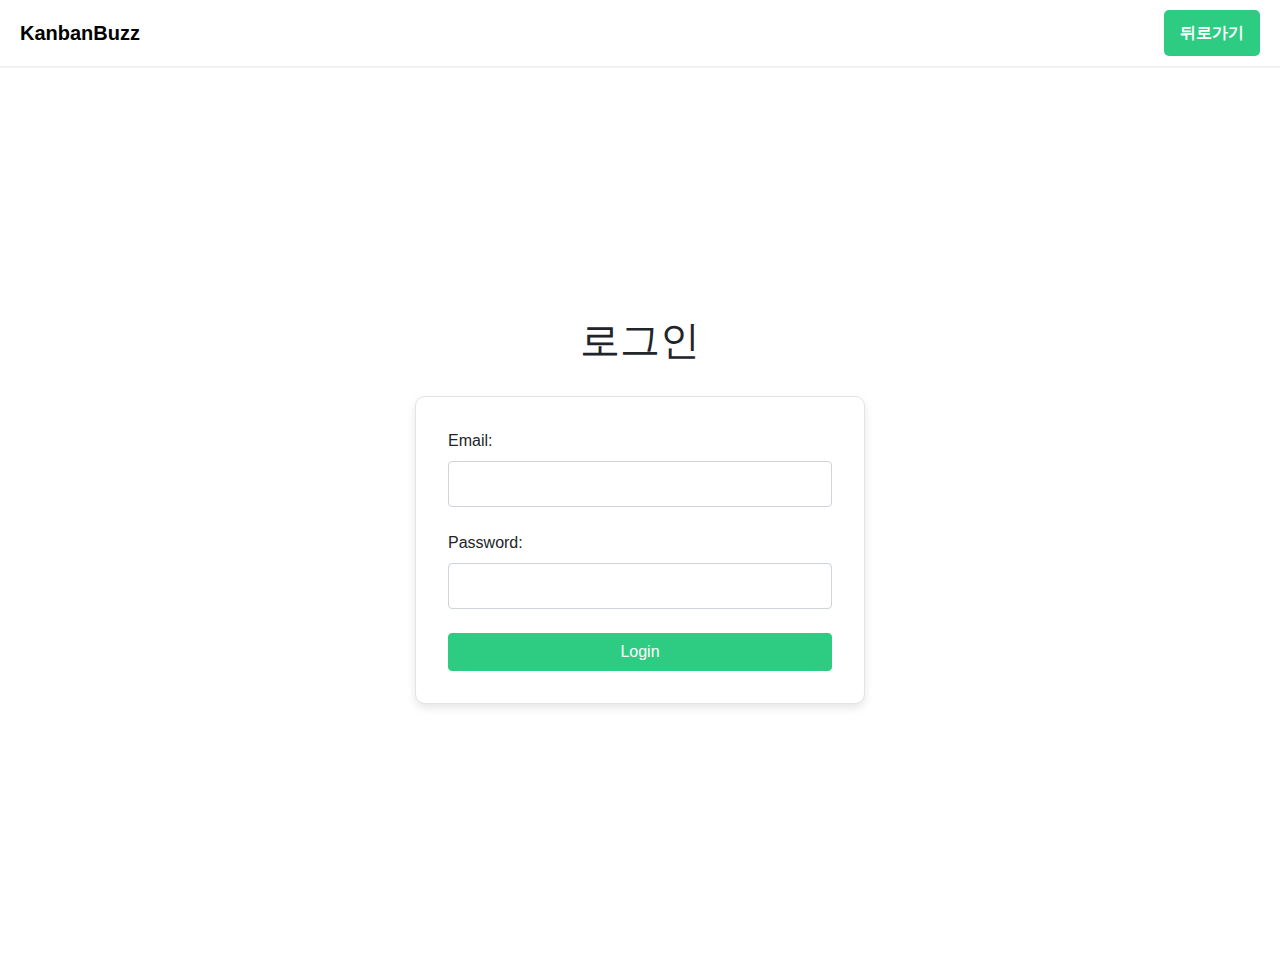
<file: src/main/resources/static/login.html>
<!DOCTYPE html>
<html lang="en">
<head>
    <meta charset="UTF-8">
    <title>Login</title>
    <!-- Bootstrap CSS -->
    <link rel="stylesheet" href="https://stackpath.bootstrapcdn.com/bootstrap/4.5.2/css/bootstrap.min.css">
    <style>
        body, html {
            height: 100%;
        }
        .container {
            display: flex;
            flex-direction: column;
            justify-content: center;
            align-items: center;
            height: 100%;
        }
        h1 {
            font-size: 2.5rem;
            margin-bottom: 2rem;
        }
        form {
            width: 100%;
            max-width: 450px;
            padding: 2rem;
            border: 1px solid #e3e3e3;
            border-radius: 10px;
            background-color: #fff;
            box-shadow: 0 4px 8px rgba(0, 0, 0, 0.1);
        }
        .form-group {
            margin-bottom: 1.5rem;
        }
        .form-control {
            height: calc(1.5em + 1.25rem + 2px);
            padding: 0.625rem 0.75rem;
        }
        .btn-primary {
            background-color: #2ECB82;
            border-color: #2ECB82;
        }
        .error-message {
            color: red;
            font-size: 0.875rem;
            margin-top: 1rem;
        }
        .navbar-custom {
            background-color: #ffffff;
            border-bottom: 2px solid #f1f1f1;
            display: flex;
            justify-content: space-between;
            align-items: center;
            padding: 10px 20px;
        }
        .navbar-brand {
            font-weight: bold;
            color: #000000 !important;
        }
        .nav-links {
            display: flex;
            gap: 10px;
        }
        .nav-link-custom {
            background-color: #2ECB82;
            color: #ffffff !important;
            border-radius: 5px;
            padding: 10px 15px;
            font-weight: bold;
            text-align: center;
        }
    </style>
</head>
<body>
<nav class="navbar navbar-custom">
    <a class="navbar-brand" href="#">KanbanBuzz</a>
    <div class="nav-links">
        <button class="btn nav-link-custom" id="backButton">뒤로가기</button>
    </div>
</nav>
<div class="container">
    <h1>로그인</h1>
    <form id="login-form">
        <div class="form-group">
            <label for="email">Email:</label>
            <input type="email" class="form-control" id="email" name="email" required>
        </div>
        <div class="form-group">
            <label for="password">Password:</label>
            <input type="password" class="form-control" id="password" name="password" required>
        </div>
        <button type="submit" class="btn btn-primary btn-block">Login</button>
    </form>
    <div id="response-message" class="error-message"></div>
</div>

<!-- Optional: jQuery first, then Popper.js, then Bootstrap JS -->
<script src="https://code.jquery.com/jquery-3.5.1.slim.min.js"></script>
<script src="https://cdn.jsdelivr.net/npm/@popperjs/core@2.5.2/dist/umd/popper.min.js"></script>
<script src="https://stackpath.bootstrapcdn.com/bootstrap/4.5.2/js/bootstrap.min.js"></script>

<script>
    document.addEventListener('DOMContentLoaded', function() {
        document.getElementById('backButton').addEventListener('click', function() {
            window.location.href = '/';
        });

        document.getElementById('login-form').addEventListener('submit', function(event) {
            event.preventDefault(); // 폼 기본 동작 막기

            var email = document.getElementById('email').value;
            var password = document.getElementById('password').value;

            var requestData = {
                email: email,
                password: password
            };

            console.log('Request Data:', requestData);

            fetch('http://localhost:8080/api/user/login', {
                method: 'POST',
                headers: {
                    'Content-Type': 'application/json'
                },
                body: JSON.stringify(requestData)
            })
                .then(response => {
                    if (response.ok) {
                        var accessToken = response.headers.get('Authorization');
                        return response.json().then(data => ({ data, accessToken }));
                    } else {
                        return response.json().then(data => {
                            throw new Error(data.message);
                        });
                    }
                })
                .then(({ data, accessToken }) => {
                    console.log('Response Data:', data);
                    if (data.statusCode === 200) {
                        alert('Login successful!');
                        // AccessToken을 localStorage에 저장
                        localStorage.setItem('Authorization', accessToken);
                        window.location.href = '/home.html'; // 홈 페이지로 리디렉션 또는 다른 페이지로 리디렉션
                    } else {
                        alert('Login failed: ' + data.message);
                    }
                })
                .catch(error => {
                    console.error('Error:', error);
                    var responseMessage = document.getElementById('response-message');
                    responseMessage.innerHTML = 'Login failed: ' + error.message;
                });
        });
    });
</script>
</body>
</html>
</file>
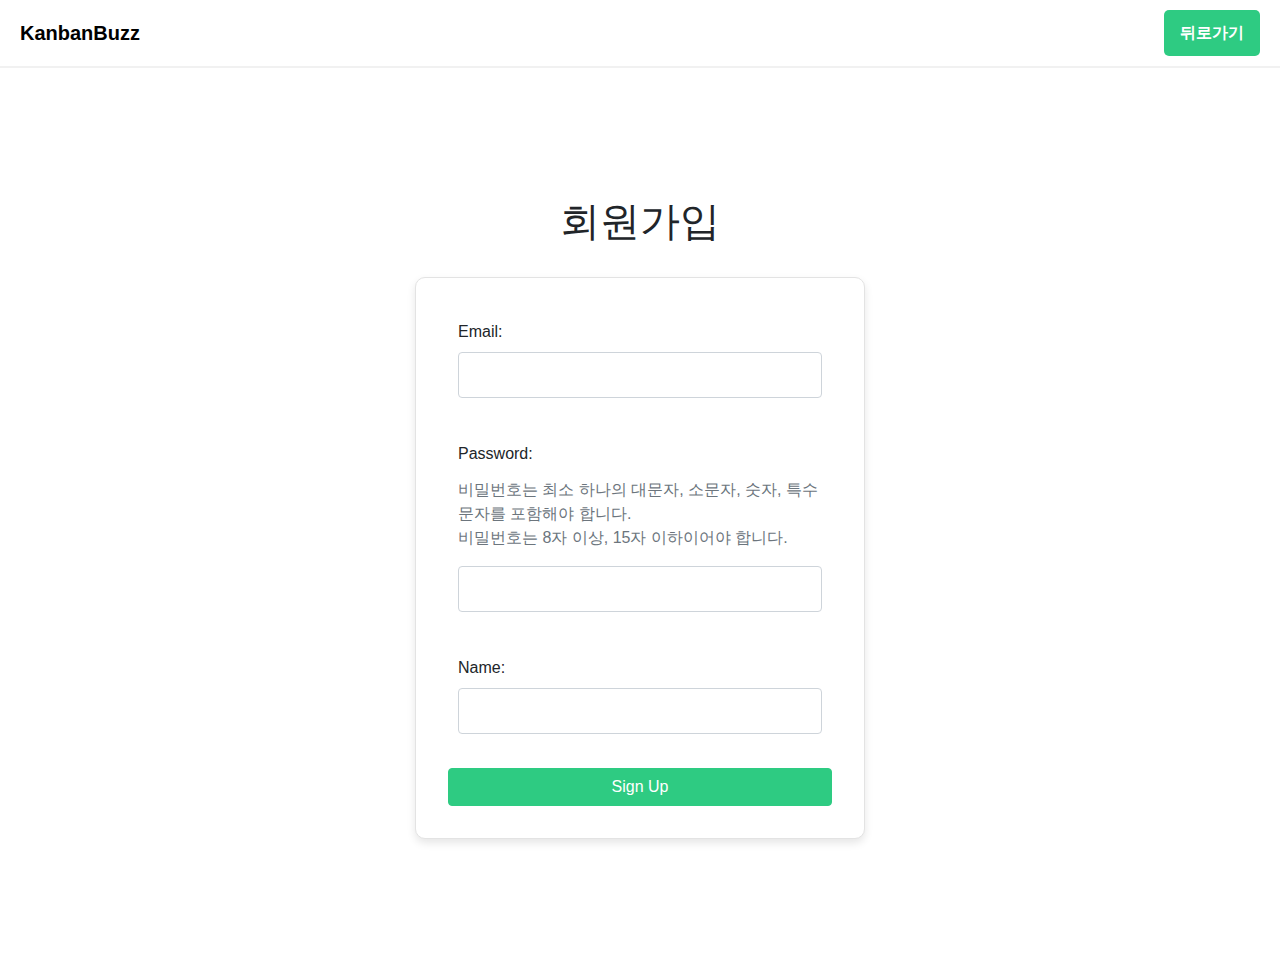
<file: src/main/resources/static/register.html>
<!DOCTYPE html>
<html lang="en">
<head>
    <meta charset="UTF-8">
    <title>Sign Up</title>
    <!-- Bootstrap CSS -->
    <link rel="stylesheet" href="https://stackpath.bootstrapcdn.com/bootstrap/4.5.2/css/bootstrap.min.css">
    <style>
        body, html {
            height: 100%;
        }
        .container {
            display: flex;
            flex-direction: column;
            justify-content: center;
            align-items: center;
            height: 100%;
        }
        h1 {
            font-size: 2.5rem;
            margin-bottom: 2rem;
        }
        form {
            width: 100%;
            max-width: 450px;
            padding: 2rem;
            border: 1px solid #e3e3e3;
            border-radius: 10px;
            background-color: #fff;
            box-shadow: 0 4px 8px rgba(0, 0, 0, 0.1);
        }
        .form-group {
            margin-bottom: 1.5rem;
            padding: 10px;
        }
        .form-control {
            height: calc(1.5em + 1.25rem + 2px);
            padding: 0.625rem 0.75rem;
        }
        .btn-primary {
            background-color: #2ECB82;
            border-color: #2ECB82;
        }
        .error-message {
            color: red;
            font-size: 0.875rem;
        }
        .navbar-custom {
            background-color: #ffffff;
            border-bottom: 2px solid #f1f1f1;
            display: flex;
            justify-content: space-between;
            align-items: center;
            padding: 10px 20px;
        }
        .navbar-brand {
            font-weight: bold;
            color: #000000 !important;
        }
        .nav-links {
            display: flex;
            gap: 10px;
        }
        .nav-link-custom {
            background-color: #2ECB82;
            color: #ffffff !important;
            border-radius: 5px;
            padding: 10px 15px;
            font-weight: bold;
            text-align: center;
        }
    </style>
</head>
<body>
<nav class="navbar navbar-custom">
    <a class="navbar-brand" href="#">KanbanBuzz</a>
    <div class="nav-links">
        <button class="btn nav-link-custom" id="backButton">뒤로가기</button>
    </div>
</nav>
<div class="container">
    <h1>회원가입</h1>
    <form id="signup-form">
        <div class="form-group">
            <label for="email">Email:</label>
            <input type="email" class="form-control" id="email" name="email" required>
            <span id="email-error" class="error-message"></span>
        </div>
        <div class="form-group">
            <label for="password">Password:</label>
            <p class="form-text text-muted">비밀번호는 최소 하나의 대문자, 소문자, 숫자, 특수문자를 포함해야 합니다. <br>
                비밀번호는 8자 이상, 15자 이하이어야 합니다.</p>
            <input type="password" class="form-control" id="password" name="password" required>
            <span id="password-error" class="error-message"></span>
        </div>
        <div class="form-group">
            <label for="name">Name:</label>
            <input type="text" class="form-control" id="name" name="name" required>
            <span id="name-error" class="error-message"></span>
        </div>
        <button type="submit" class="btn btn-primary btn-block">Sign Up</button>
    </form>
</div>

<!-- Optional: jQuery first, then Popper.js, then Bootstrap JS -->
<script src="https://code.jquery.com/jquery-3.5.1.slim.min.js"></script>
<script src="https://cdn.jsdelivr.net/npm/@popperjs/core@2.5.2/dist/umd/popper.min.js"></script>
<script src="https://stackpath.bootstrapcdn.com/bootstrap/4.5.2/js/bootstrap.min.js"></script>

<script>
    document.addEventListener('DOMContentLoaded', function() {
        document.getElementById('backButton').addEventListener('click', function() {
            window.location.href = '/';
        });

        document.getElementById('signup-form').addEventListener('submit', function(event) {
            event.preventDefault(); // 폼 기본 동작 막기

            var email = document.getElementById('email').value;
            var password = document.getElementById('password').value;
            var name = document.getElementById('name').value;

            var requestData = {
                email: email,
                password: password,
                name: name
            };

            console.log('Request Data:', requestData);

            fetch('http://localhost:8080/api/user/register', {
                method: 'POST',
                headers: {
                    'Content-Type': 'application/json'
                },
                body: JSON.stringify(requestData)
            })
                .then(response => response.json())
                .then(data => {
                    console.log('Response Data:', data);
                    if (data.statusCode === 201) {
                        alert('회원가입이 완료되었습니다!');
                        window.location.href = '/login.html'; // 로그인 페이지로 리디렉션
                    } else if (data.statusCode === 208) {
                        var emailError2 = document.getElementById('email-error');
                        emailError2.innerHTML = data.message ? data.message : '';
                    } else if (data.statusCode === 400) {
                        var emailError = document.getElementById('email-error');
                        var passwordError = document.getElementById('password-error');
                        var nameError = document.getElementById('name-error');

                        emailError.innerHTML = data.message.email ? data.message.email : '';
                        passwordError.innerHTML = data.message.password ? data.message.password : '';
                        nameError.innerHTML = data.message.name ? data.message.name : '';
                    } else {
                        alert('회원가입에 실패했습니다.');
                    }
                })
                .catch(error => {
                    console.error('Error:', error);
                    alert('Sign up failed: ' + error);
                });
        });
    });
</script>
</body>
</html>
</file>
